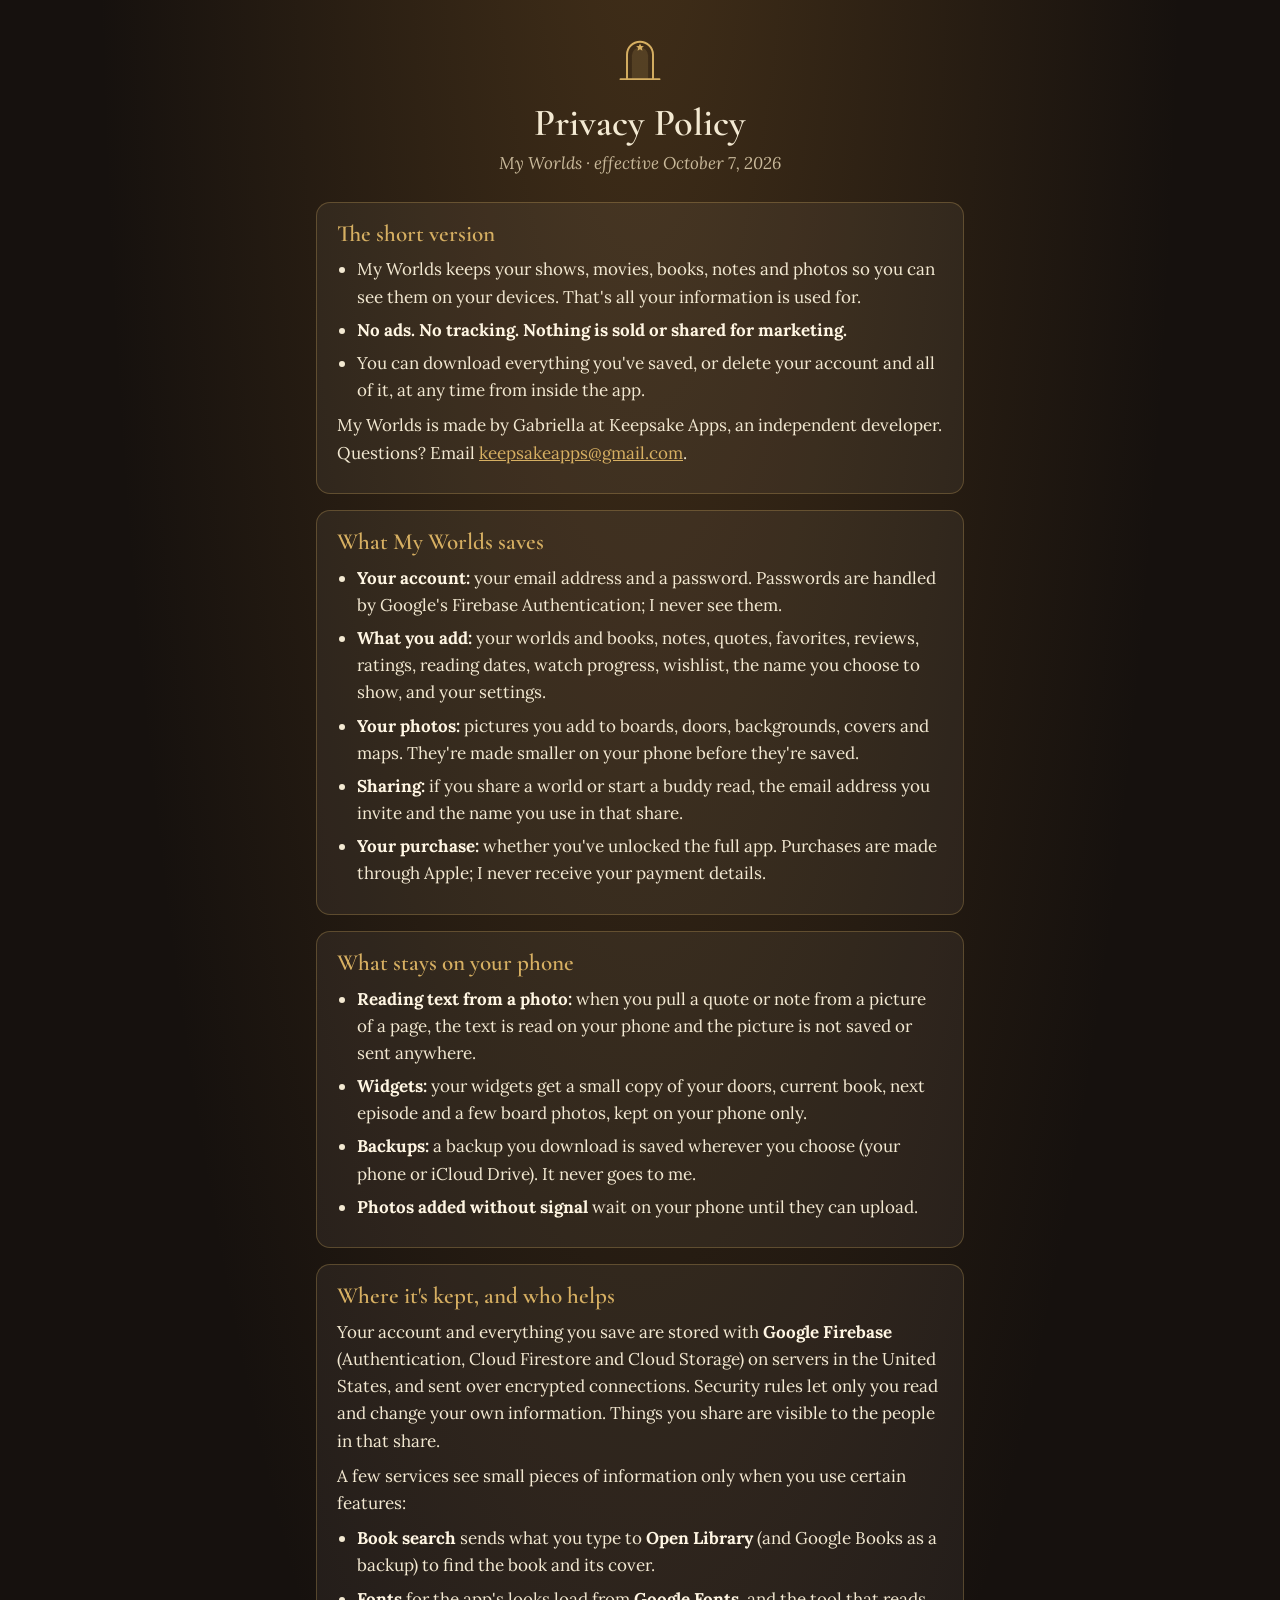
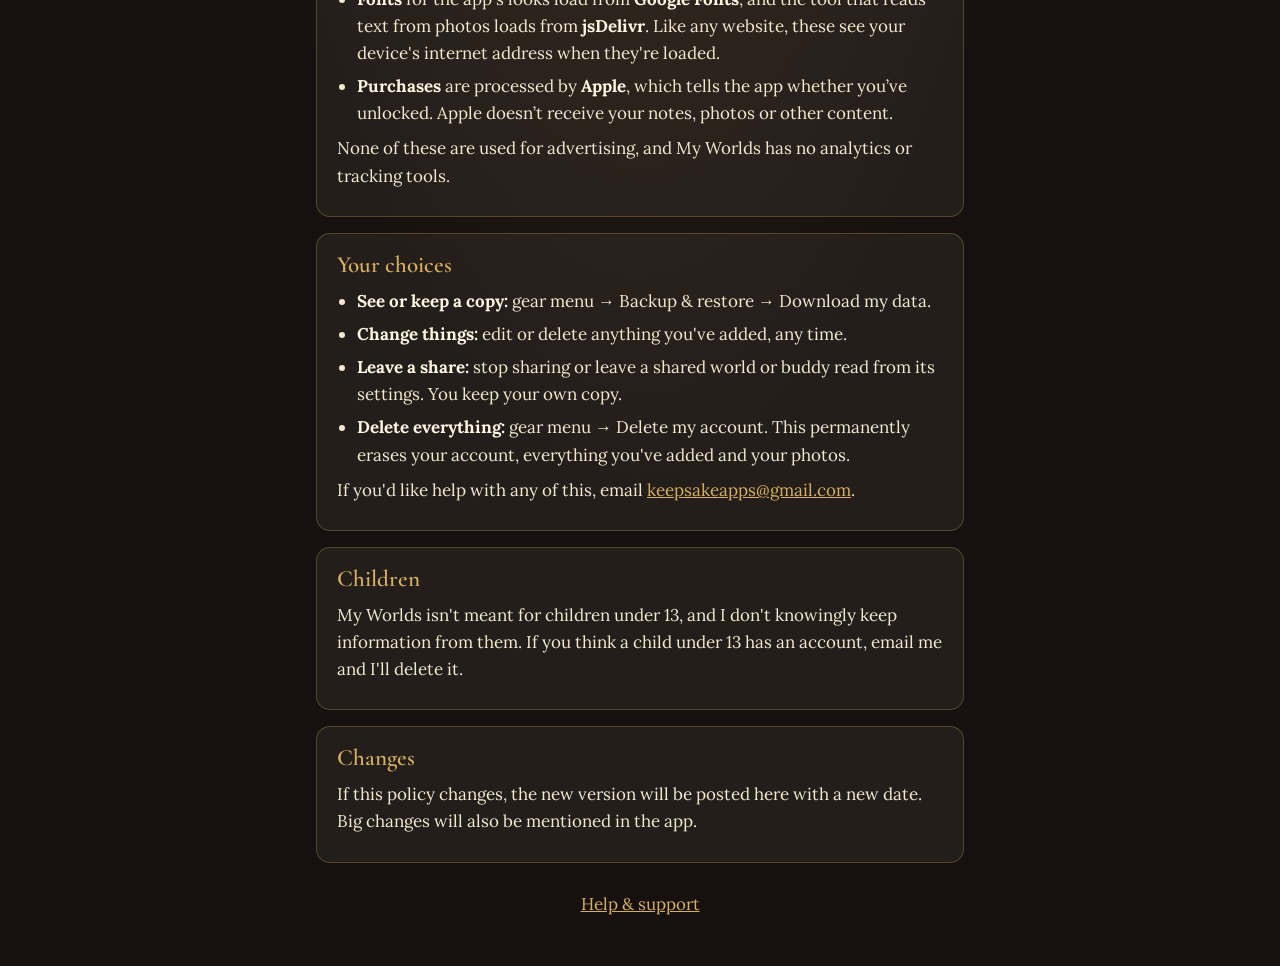
<file: privacy.html>
<!doctype html>
<html lang="en">
<head>
<meta charset="utf-8">
<meta name="viewport" content="width=device-width, initial-scale=1, viewport-fit=cover">
<title>Privacy Policy · My Worlds</title>
<meta name="theme-color" content="#16110e">
<link rel="icon" href="icon-192.png">
<link rel="preconnect" href="https://fonts.googleapis.com">
<link rel="preconnect" href="https://fonts.gstatic.com" crossorigin>
<link rel="stylesheet" href="https://fonts.googleapis.com/css2?family=Cormorant+Garamond:ital,wght@0,500;0,600;1,500&family=Lora:ital,wght@0,400;0,600;1,400&display=swap">
<link rel="stylesheet" href="pages.css">
</head>
<body>
<main class="doc">
  <header class="doc-head">
    <svg class="crest" viewBox="0 0 64 64" width="52" height="52" aria-hidden="true"><path d="M16 58V28a16 16 0 0 1 32 0v30" fill="none" stroke="currentColor" stroke-width="2.4"/><path d="M22 58V29a10 10 0 0 1 20 0v29" fill="currentColor" opacity=".16"/><path d="M8 58h48" stroke="currentColor" stroke-width="2.4" stroke-linecap="round"/><path d="M32 14l1.4 3.2 3.4.3-2.6 2.2.8 3.3L32 21.3 29 23l.8-3.3-2.6-2.2 3.4-.3z" fill="currentColor"/></svg>
    <h1>Privacy Policy</h1>
    <p class="sub">My Worlds · effective October 7, 2026</p>
  </header>

  <section class="card">
    <h2>The short version</h2>
    <ul>
      <li>My Worlds keeps your shows, movies, books, notes and photos so you can see them on your devices. That's all your information is used for.</li>
      <li><strong>No ads. No tracking. Nothing is sold or shared for marketing.</strong></li>
      <li>You can download everything you've saved, or delete your account and all of it, at any time from inside the app.</li>
    </ul>
    <p>My Worlds is made by Gabriella at Keepsake Apps, an independent developer. Questions? Email <a href="mailto:keepsakeapps@gmail.com">keepsakeapps@gmail.com</a>.</p>
  </section>

  <section class="card">
    <h2>What My Worlds saves</h2>
    <ul>
      <li><strong>Your account:</strong> your email address and a password. Passwords are handled by Google's Firebase Authentication; I never see them.</li>
      <li><strong>What you add:</strong> your worlds and books, notes, quotes, favorites, reviews, ratings, reading dates, watch progress, wishlist, the name you choose to show, and your settings.</li>
      <li><strong>Your photos:</strong> pictures you add to boards, doors, backgrounds, covers and maps. They're made smaller on your phone before they're saved.</li>
      <li><strong>Sharing:</strong> if you share a world or start a buddy read, the email address you invite and the name you use in that share.</li>
      <li><strong>Your purchase:</strong> whether you've unlocked the full app. Purchases are made through Apple; I never receive your payment details.</li>
    </ul>
  </section>

  <section class="card">
    <h2>What stays on your phone</h2>
    <ul>
      <li><strong>Reading text from a photo:</strong> when you pull a quote or note from a picture of a page, the text is read on your phone and the picture is not saved or sent anywhere.</li>
      <li><strong>Widgets:</strong> your widgets get a small copy of your doors, current book, next episode and a few board photos, kept on your phone only.</li>
      <li><strong>Backups:</strong> a backup you download is saved wherever you choose (your phone or iCloud Drive). It never goes to me.</li>
      <li><strong>Photos added without signal</strong> wait on your phone until they can upload.</li>
    </ul>
  </section>

  <section class="card">
    <h2>Where it's kept, and who helps</h2>
    <p>Your account and everything you save are stored with <strong>Google Firebase</strong> (Authentication, Cloud Firestore and Cloud Storage) on servers in the United States, and sent over encrypted connections. Security rules let only you read and change your own information. Things you share are visible to the people in that share.</p>
    <p>A few services see small pieces of information only when you use certain features:</p>
    <ul>
      <li><strong>Book search</strong> sends what you type to <strong>Open Library</strong> (and Google Books as a backup) to find the book and its cover.</li>
      <li><strong>Fonts</strong> for the app's looks load from <strong>Google Fonts</strong>, and the tool that reads text from photos loads from <strong>jsDelivr</strong>. Like any website, these see your device's internet address when they're loaded.</li>
      <li><strong>Purchases</strong> are processed by <strong>Apple</strong>, which tells the app whether you’ve unlocked. Apple doesn’t receive your notes, photos or other content.</li>
    </ul>
    <p>None of these are used for advertising, and My Worlds has no analytics or tracking tools.</p>
  </section>

  <section class="card">
    <h2>Your choices</h2>
    <ul>
      <li><strong>See or keep a copy:</strong> gear menu → Backup &amp; restore → Download my data.</li>
      <li><strong>Change things:</strong> edit or delete anything you've added, any time.</li>
      <li><strong>Leave a share:</strong> stop sharing or leave a shared world or buddy read from its settings. You keep your own copy.</li>
      <li><strong>Delete everything:</strong> gear menu → Delete my account. This permanently erases your account, everything you've added and your photos.</li>
    </ul>
    <p>If you'd like help with any of this, email <a href="mailto:keepsakeapps@gmail.com">keepsakeapps@gmail.com</a>.</p>
  </section>

  <section class="card">
    <h2>Children</h2>
    <p>My Worlds isn't meant for children under 13, and I don't knowingly keep information from them. If you think a child under 13 has an account, email me and I'll delete it.</p>
  </section>

  <section class="card">
    <h2>Changes</h2>
    <p>If this policy changes, the new version will be posted here with a new date. Big changes will also be mentioned in the app.</p>
  </section>

  <p class="foot"><a href="support.html">Help &amp; support</a></p>
</main>
</body>
</html>
</file>
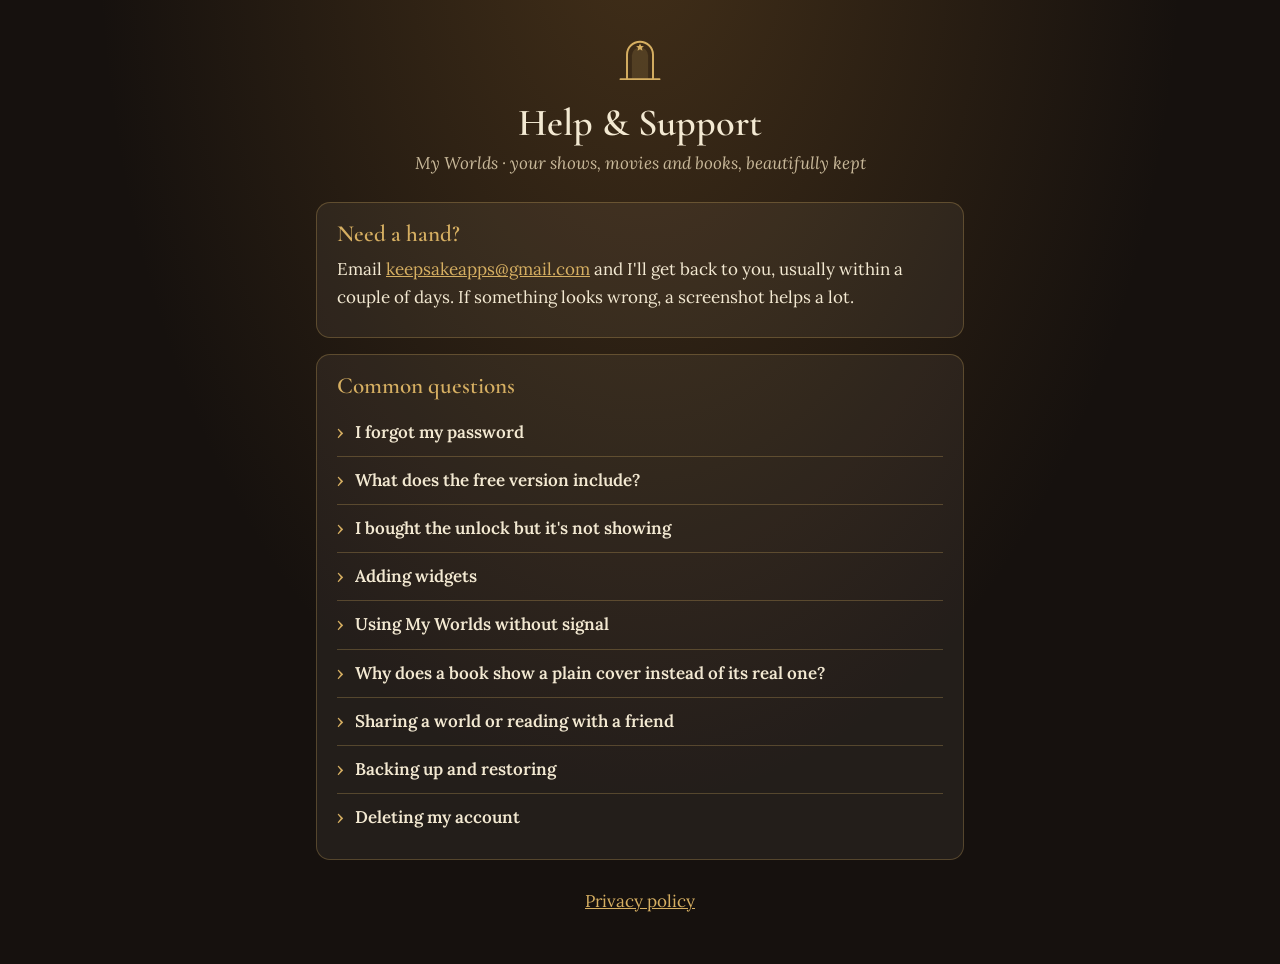
<file: support.html>
<!doctype html>
<html lang="en">
<head>
<meta charset="utf-8">
<meta name="viewport" content="width=device-width, initial-scale=1, viewport-fit=cover">
<title>Help &amp; Support · My Worlds</title>
<meta name="theme-color" content="#16110e">
<link rel="icon" href="icon-192.png">
<link rel="preconnect" href="https://fonts.googleapis.com">
<link rel="preconnect" href="https://fonts.gstatic.com" crossorigin>
<link rel="stylesheet" href="https://fonts.googleapis.com/css2?family=Cormorant+Garamond:ital,wght@0,500;0,600;1,500&family=Lora:ital,wght@0,400;0,600;1,400&display=swap">
<link rel="stylesheet" href="pages.css">
</head>
<body>
<main class="doc">
  <header class="doc-head">
    <svg class="crest" viewBox="0 0 64 64" width="52" height="52" aria-hidden="true"><path d="M16 58V28a16 16 0 0 1 32 0v30" fill="none" stroke="currentColor" stroke-width="2.4"/><path d="M22 58V29a10 10 0 0 1 20 0v29" fill="currentColor" opacity=".16"/><path d="M8 58h48" stroke="currentColor" stroke-width="2.4" stroke-linecap="round"/><path d="M32 14l1.4 3.2 3.4.3-2.6 2.2.8 3.3L32 21.3 29 23l.8-3.3-2.6-2.2 3.4-.3z" fill="currentColor"/></svg>
    <h1>Help &amp; Support</h1>
    <p class="sub">My Worlds · your shows, movies and books, beautifully kept</p>
  </header>

  <section class="card contact">
    <h2>Need a hand?</h2>
    <p>Email <a href="mailto:keepsakeapps@gmail.com">keepsakeapps@gmail.com</a> and I'll get back to you, usually within a couple of days. If something looks wrong, a screenshot helps a lot.</p>
  </section>

  <section class="card">
    <h2>Common questions</h2>

    <details><summary>I forgot my password</summary>
      <p>On the sign-in screen, tap <em>Forgot password?</em> and enter your email. You'll get a link to choose a new one. Check your spam folder if it doesn't arrive in a few minutes.</p></details>

    <details><summary>What does the free version include?</summary>
      <p>Up to 3 shows or movies, 3 books and 10 photos, with every feature. <em>Unlock everything</em> is a one-time purchase that raises the limits to 200 shows or movies, 200 books and 250 photos. No subscription and no ads.</p></details>

    <details><summary>I bought the unlock but it's not showing</summary>
      <p>Open the gear menu → <em>Unlock everything</em> → <em>Restore purchase</em>. Make sure you're signed in to the same Apple ID you bought it with.</p></details>

    <details><summary>Adding widgets</summary>
      <p>Press and hold an empty spot on your Home Screen, tap the button at the top left, then <em>Add Widget</em> and search for <em>Worlds</em>. Choose Reading, Up Next, Mood Board, My Doors or Favorite Door. To change which world or book a widget shows, press and hold it and tap <em>Edit Widget</em>. Widgets update when you open the app.</p></details>

    <details><summary>Using My Worlds without signal</summary>
      <p>Everything you've already opened works offline, and changes save on your phone and sync when you're back online. Photos you add offline show a small cloud until they upload.</p></details>

    <details><summary>Why does a book show a plain cover instead of its real one?</summary>
      <p>Book covers come from free online libraries, which are sometimes slow or briefly down. When a cover can't load, My Worlds shows a cover drawn in that book's own colors instead, and tries the real one again the next time you open your bookcase. You can also add your own photo: open the book → gear → <em>Cover photo</em>.</p></details>

    <details><summary>Sharing a world or reading with a friend</summary>
      <p>Open the world or book → gear → <em>Share</em> (or <em>Buddy read</em>), enter their email and pick what to share. They need a My Worlds account with that email. Anything you don't share stays private to each of you.</p></details>

    <details><summary>Backing up and restoring</summary>
      <p>Gear menu → <em>Backup &amp; restore</em>. <em>Download my data</em> saves one file (with photos if you choose) plus a copy you can read anywhere. <em>Restore from backup</em> puts back anything that's missing, without changing or doubling what you have.</p></details>

    <details><summary>Deleting my account</summary>
      <p>Gear menu → <em>Delete my account</em>. This permanently erases your account, everything you've added and your photos. Download a backup first if you'd like a copy.</p></details>
  </section>

  <p class="foot"><a href="privacy.html">Privacy policy</a></p>
</main>
</body>
</html>
</file>
<file: pages.css>
/* The privacy policy and support pages (privacy.html, support.html): the app's
   dark walnut home look, as a plain readable page. */
:root { --bg: #16110e; --ink: #f3e9d2; --muted: #c9b99a; --card: rgba(243, 233, 210, .06); --line: rgba(214, 175, 98, .28); --gold: #d6af62; }
* { box-sizing: border-box; }
body { margin: 0; background: var(--bg) radial-gradient(ellipse at 50% -10%, rgba(120, 84, 38, .45), transparent 60%) no-repeat; color: var(--ink);
  font: 17px/1.6 'Lora', Georgia, serif; -webkit-text-size-adjust: 100%; }
.doc { max-width: 680px; margin: 0 auto; padding: calc(env(safe-area-inset-top) + 32px) 16px calc(env(safe-area-inset-bottom) + 40px); }
.doc-head { text-align: center; margin-bottom: 24px; }
.crest { color: var(--gold); }
h1 { font: 600 2.4rem/1.1 'Cormorant Garamond', Georgia, serif; margin: 10px 0 6px; }
.sub { margin: 0; color: var(--muted); font-style: italic; }
.card { background: var(--card); border: 1px solid var(--line); border-radius: 14px; padding: 18px 20px; margin: 16px 0; }
h2 { font: 600 1.45rem/1.2 'Cormorant Garamond', Georgia, serif; color: var(--gold); margin: 0 0 8px; }
p { margin: 8px 0; }
ul { margin: 8px 0; padding-left: 20px; }
li { margin: 6px 0; }
a { color: var(--gold); }
strong { color: #fff6e3; }
details { border-top: 1px solid var(--line); padding: 10px 0; }
details:first-of-type { border-top: 0; }
summary { cursor: pointer; font-weight: 600; list-style: none; }
summary::-webkit-details-marker { display: none; }
summary::before { content: '›'; display: inline-block; width: 18px; color: var(--gold); transition: transform .2s; }
details[open] summary::before { transform: rotate(90deg); }
details p { color: var(--muted); margin-left: 18px; }
.foot { text-align: center; margin-top: 28px; }
</file>
